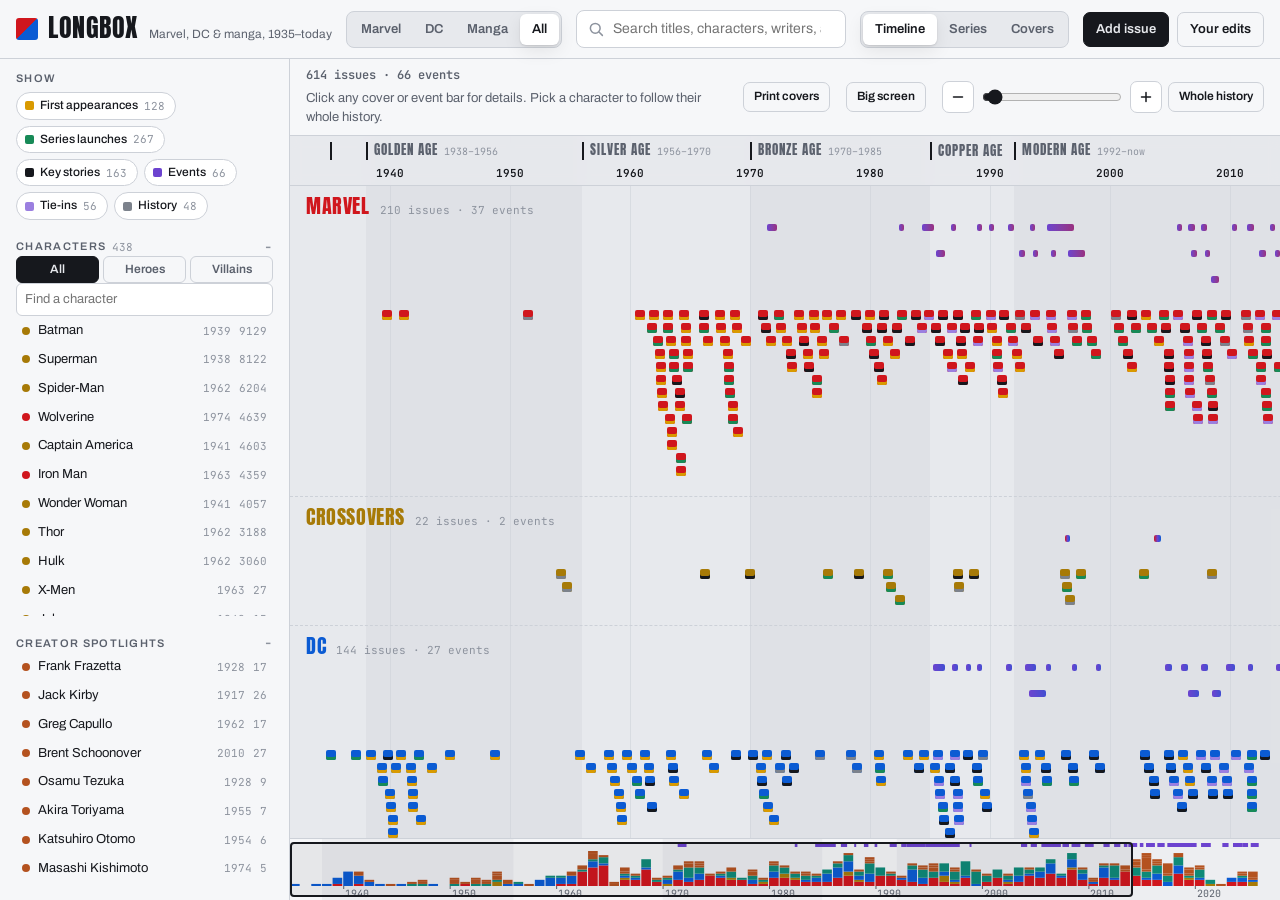
<file: index.html>
<!doctype html>
<html lang="en">
<head>
<meta charset="utf-8">
<meta name="viewport" content="width=device-width, initial-scale=1, viewport-fit=cover">
<title>Longbox Timeline</title>
<meta name="claude:viewport-fit-sides" content="cover">
<link rel="preconnect" href="https://fonts.googleapis.com">
<link rel="preconnect" href="https://fonts.gstatic.com" crossorigin>
<link rel="stylesheet" href="https://fonts.googleapis.com/css2?family=Anton&family=Archivo:wght@400;500;600;700&family=JetBrains+Mono:wght@400;600&display=swap">
<link rel="stylesheet" href="css/styles.css?v=202611252353">
</head>
<body>
<header class="top">
  <button class="icon-btn only-narrow" id="btn-side" aria-label="Show filters" aria-controls="side" aria-expanded="false">
    <svg viewBox="0 0 24 24" aria-hidden="true"><path d="M4 6h16M7 12h10M10 18h4"/></svg>
  </button>
  <div class="brand">
    <span class="brand-mark" aria-hidden="true"></span>
    <span class="brand-name">Longbox</span>
    <span class="brand-sub">Marvel, DC &amp; manga, 1935–today</span>
  </div>

  <div class="seg" role="group" aria-label="Publisher">
    <button type="button" class="seg-btn" data-pub="marvel" id="pub-marvel">Marvel</button>
    <button type="button" class="seg-btn" data-pub="dc" id="pub-dc">DC</button>
    <button type="button" class="seg-btn" data-pub="manga" id="pub-manga">Manga</button>
    <button type="button" class="seg-btn" data-pub="both" id="pub-both">All</button>
  </div>

  <div class="search">
    <svg viewBox="0 0 24 24" aria-hidden="true"><circle cx="11" cy="11" r="6.5"/><path d="M16 16l4.5 4.5"/></svg>
    <input id="q" type="search" placeholder="Search titles, characters, writers, artists" autocomplete="off" aria-label="Search">
  </div>

  <div class="seg" role="group" aria-label="View">
    <button type="button" class="seg-btn" data-view="timeline" id="view-timeline">Timeline</button>
    <button type="button" class="seg-btn" data-view="series" id="view-series">Series</button>
    <button type="button" class="seg-btn" data-view="grid" id="view-grid">Covers</button>
  </div>

  <div class="top-actions">
    <button type="button" class="btn" id="btn-add">Add issue</button>
    <button type="button" class="btn ghost" id="btn-export">Your edits</button>
  </div>
</header>

<div class="app">
  <aside class="side" id="side" aria-label="Filters">
    <section class="side-sec" id="type-sec">
      <h2 class="side-h">Show</h2>
      <div class="chips" id="type-chips"></div>
    </section>

    <details class="side-sec" open>
      <summary class="side-h">Characters <span class="side-n" id="char-n"></span></summary>
      <div class="tabs" role="group" aria-label="Character type">
        <button type="button" class="tab" data-role="all">All</button>
        <button type="button" class="tab" data-role="hero">Heroes</button>
        <button type="button" class="tab" data-role="villain">Villains</button>
      </div>
      <input class="side-filter" id="char-q" type="search" placeholder="Find a character" aria-label="Find a character">
      <ul class="list" id="char-list"></ul>
    </details>

    <details class="side-sec" open>
      <summary class="side-h">Creator spotlights</summary>
      <ul class="list" id="spot-list"></ul>
    </details>

    <details class="side-sec" open>
      <summary class="side-h">Events <span class="side-n" id="event-n"></span></summary>
      <ul class="list" id="event-list"></ul>
    </details>

    <details class="side-sec">
      <summary class="side-h">Writers &amp; artists <span class="side-n" id="creator-n"></span></summary>
      <input class="side-filter" id="creator-q" type="search" placeholder="Find a creator" aria-label="Find a creator">
      <ul class="list" id="creator-list"></ul>
    </details>

    <section class="side-sec">
      <h2 class="side-h">Your data</h2>
      <div class="d-actions">
        <button type="button" class="btn sm" id="side-add">Add issue</button>
        <button type="button" class="btn ghost sm" id="side-export">Your edits</button>
      </div>
    </section>

    <section class="side-sec side-help">
      <h2 class="side-h">Getting around</h2>
      <dl class="keys">
        <dt>Scroll</dt><dd>move through time</dd>
        <dt>Shift + scroll</dt><dd>move up and down</dd>
        <dt>Ctrl + scroll</dt><dd>zoom</dd>
        <dt>Drag</dt><dd>pan the timeline</dd>
        <dt>← → + −</dt><dd>keyboard pan and zoom</dd>
      </dl>
      <p>Dates are cover dates, which usually ran two or three months ahead of the day an issue went on sale.</p>
    </section>
  </aside>
  <div class="side-backdrop" id="side-backdrop" hidden></div>

  <main class="main">
    <div class="toolbar">
      <div class="focus" id="focus" aria-live="polite"></div>
      <div class="sv-ctl" id="sv-ctl" hidden>
        <div class="seg" role="group" aria-label="Arrange series">
          <button type="button" class="seg-btn" data-svgroup="family" id="svgroup-family">By franchise</button>
          <button type="button" class="seg-btn" data-svgroup="date" id="svgroup-date">Release order</button>
        </div>
        <button type="button" class="chip" id="sv-oneshots" aria-pressed="false"><span class="sw" style="--c:var(--muted)"></span>One-shots</button>
      </div>
      <button type="button" class="btn ghost sm" id="btn-print" title="Print or save the covers you're looking at">Print covers</button>
      <button type="button" class="btn ghost sm" id="btn-big" title="Big covers, no menus, auto-scroll (F)">Big screen</button>
      <div class="zoom" id="zoom-ctl">
        <button type="button" class="icon-btn" id="zoom-out" aria-label="Zoom out"><svg viewBox="0 0 24 24" aria-hidden="true"><path d="M6 12h12"/></svg></button>
        <input type="range" id="zoom" min="0" max="1000" value="400" aria-label="Zoom">
        <button type="button" class="icon-btn" id="zoom-in" aria-label="Zoom in"><svg viewBox="0 0 24 24" aria-hidden="true"><path d="M6 12h12M12 6v12"/></svg></button>
        <button type="button" class="btn ghost sm" id="zoom-fit">Whole history</button>
      </div>
    </div>

    <div class="stage" id="stage" tabindex="0" aria-label="Timeline"></div>

    <div class="minimap" id="minimap" aria-hidden="true">
      <canvas id="mm-canvas"></canvas>
      <div class="mm-window" id="mm-window"></div>
    </div>
  </main>

  <aside class="drawer" id="drawer" aria-label="Issue details" hidden>
    <button type="button" class="icon-btn drawer-close" id="drawer-close" aria-label="Close details"><svg viewBox="0 0 24 24" aria-hidden="true"><path d="M6 6l12 12M18 6L6 18"/></svg></button>
    <div class="drawer-body" id="drawer-body"></div>
  </aside>
</div>

<div class="modal" id="modal" hidden>
  <div class="modal-card" role="dialog" aria-modal="true" aria-labelledby="modal-title">
    <button type="button" class="icon-btn drawer-close" id="modal-close" aria-label="Close"><svg viewBox="0 0 24 24" aria-hidden="true"><path d="M6 6l12 12M18 6L6 18"/></svg></button>
    <div id="modal-body"></div>
  </div>
</div>

<div class="print-sheet" id="print-sheet" hidden>
  <div class="ps-bar">
    <div class="ps-controls">
      <label for="ps-from">Years</label>
      <input type="number" id="ps-from" inputmode="numeric">
      <span>to</span>
      <input type="number" id="ps-to" inputmode="numeric">
      <label for="ps-cols">Per row</label>
      <select id="ps-cols">
        <option value="3">3</option><option value="4">4</option><option value="5" selected>5</option><option value="6">6</option><option value="8">8</option>
      </select>
      <label class="ps-check"><input type="checkbox" id="ps-caps" checked> Titles and dates</label>
    </div>
    <span class="ps-count" id="ps-count"></span>
    <div class="ps-actions">
      <button type="button" class="btn" id="ps-print">Print or save as PDF</button>
      <button type="button" class="btn ghost" id="ps-close">Close</button>
    </div>
  </div>
  <div class="ps-page">
    <h1 class="ps-title" id="ps-title"></h1>
    <p class="ps-sub" id="ps-sub"></p>
    <div class="ps-grid" id="ps-grid"></div>
  </div>
</div>

<div class="flip" id="flip" tabindex="-1" role="dialog" aria-modal="true" aria-label="Cover viewer" hidden>
  <div class="flip-top">
    <span class="flip-pos" id="flip-pos"></span>
    <button type="button" class="flip-x" id="flip-close" aria-label="Close cover viewer"><svg viewBox="0 0 24 24" aria-hidden="true"><path d="M6 6l12 12M18 6L6 18"/></svg></button>
  </div>
  <div class="flip-stage" id="flip-stage">
    <button type="button" class="flip-nav prev" id="flip-prev" aria-label="Previous cover"><svg viewBox="0 0 24 24" aria-hidden="true"><path d="M15 5l-7 7 7 7"/></svg></button>
    <div class="flip-cover" id="flip-cover"></div>
    <button type="button" class="flip-nav next" id="flip-next" aria-label="Next cover"><svg viewBox="0 0 24 24" aria-hidden="true"><path d="M9 5l7 7-7 7"/></svg></button>
  </div>
  <div class="flip-info" id="flip-info" aria-live="polite"></div>
  <div class="flip-bar">
    <input type="range" id="flip-range" min="0" max="0" value="0" aria-label="Jump to issue">
    <button type="button" class="btn sm" id="flip-details">Details</button>
  </div>
</div>

<div class="big-bar" id="big-bar" hidden>
  <div class="big-now" id="big-now"></div>
  <div class="big-ctl">
    <button type="button" class="big-btn" id="big-play" aria-label="Auto-scroll" title="Auto-scroll (space)"><svg viewBox="0 0 24 24" aria-hidden="true"><path class="i-play" d="M8 5v14l11-7z"/><path class="i-pause" d="M7 5h4v14H7zM13 5h4v14h-4z"/></svg></button>
    <div class="seg big-speed" role="group" aria-label="Scroll speed">
      <button type="button" class="seg-btn" data-bigspeed="slow">Slow</button>
      <button type="button" class="seg-btn" data-bigspeed="med">Medium</button>
      <button type="button" class="seg-btn" data-bigspeed="fast">Fast</button>
    </div>
    <button type="button" class="big-btn" id="big-zout" aria-label="Zoom out"><svg viewBox="0 0 24 24" aria-hidden="true"><path d="M6 12h12"/></svg></button>
    <button type="button" class="big-btn" id="big-zin" aria-label="Zoom in"><svg viewBox="0 0 24 24" aria-hidden="true"><path d="M6 12h12M12 6v12"/></svg></button>
    <div class="seg big-views" role="group" aria-label="View">
      <button type="button" class="seg-btn" data-view="timeline">Timeline</button>
      <button type="button" class="seg-btn" data-view="series">Series</button>
      <button type="button" class="seg-btn" data-view="grid">Covers</button>
    </div>
    <button type="button" class="btn sm" id="big-exit">Exit big screen</button>
  </div>
</div>

<div class="tip" id="tip" hidden></div>
<div class="toast" id="toast" hidden></div>

<script src="data/marvel.js?v=202611252353"></script>
<script src="data/dc.js?v=202611252353"></script>
<script src="data/events.js?v=202611252353"></script>
<script src="data/crossovers.js?v=202611252353"></script>
<script src="data/covers.js?v=202611252353"></script>
<script src="data/series.js?v=202611252353"></script>
<script src="data/spotlights.js?v=202611252353"></script>
<script src="data/manga.js?v=202611252353"></script>
<script src="js/app.js?v=202611252353"></script>
</body>
</html>
</file>
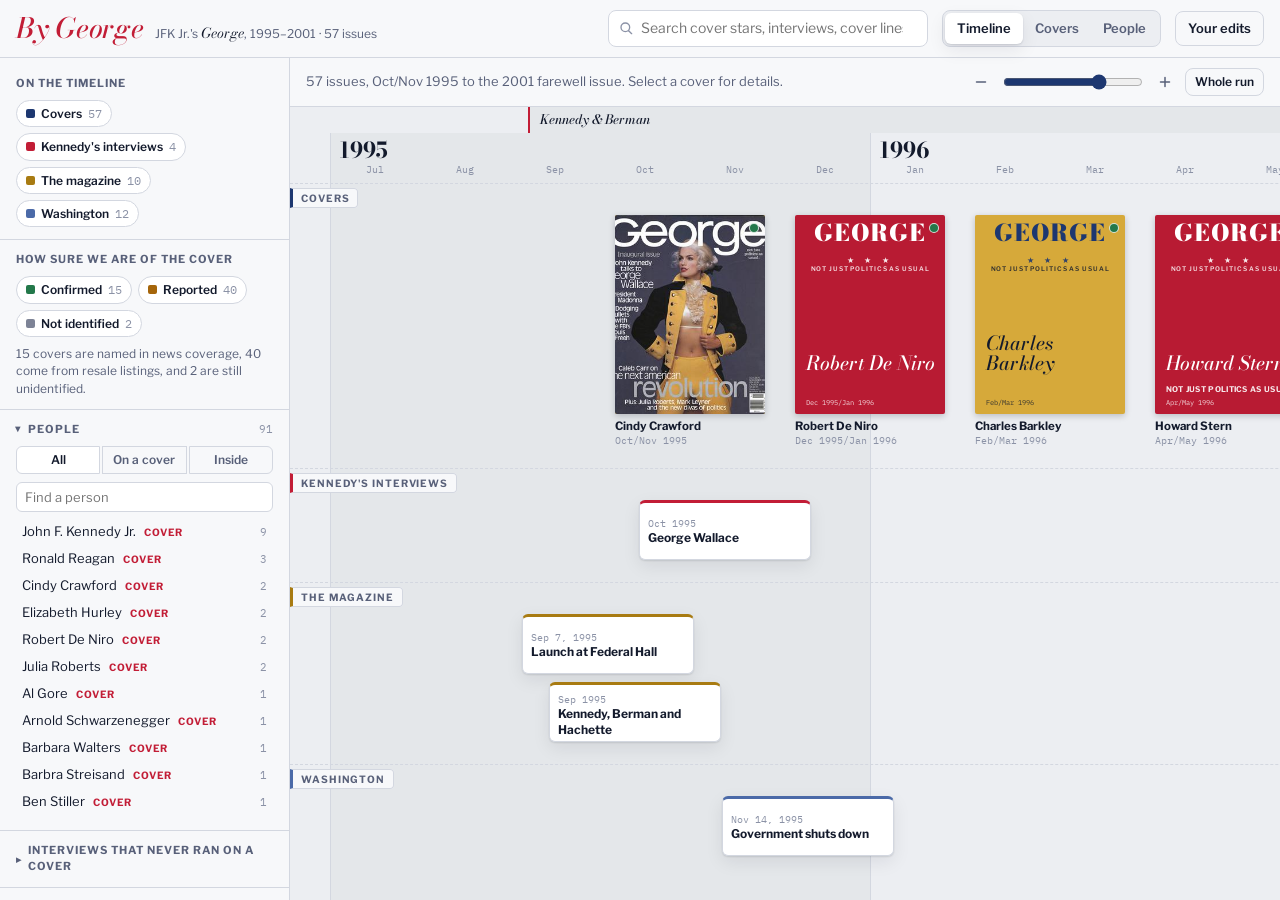
<file: george/index.html>
<!doctype html>
<html lang="en">
<head>
<meta charset="utf-8">
<meta name="viewport" content="width=device-width, initial-scale=1, viewport-fit=cover">
<title>George Magazine Timeline</title>
<meta name="claude:viewport-fit-sides" content="cover">
<link rel="preconnect" href="https://fonts.googleapis.com">
<link rel="preconnect" href="https://fonts.gstatic.com" crossorigin>
<link rel="stylesheet" href="https://fonts.googleapis.com/css2?family=Bodoni+Moda:ital,opsz,wght@0,6..96,500;0,6..96,700;0,6..96,900;1,6..96,500&family=Libre+Franklin:wght@400;500;600;700&family=IBM+Plex+Mono:wght@400;600&display=swap">
<link rel="stylesheet" href="styles.css">
</head>
<body>
<!--BODY-->
<header class="top">
  <button type="button" class="icon-btn only-narrow" id="btn-side" aria-label="Show filters" aria-controls="side" aria-expanded="false">
    <svg viewBox="0 0 24 24" aria-hidden="true"><path d="M4 6h16M7 12h10M10 18h4"/></svg>
  </button>
  <div class="brand">
    <span class="brand-name">By George</span>
    <span class="brand-sub">JFK Jr.'s <i>George</i>, 1995–2001 · 57 issues</span>
  </div>

  <div class="search">
    <svg viewBox="0 0 24 24" aria-hidden="true"><circle cx="11" cy="11" r="6.5"/><path d="M16 16l4.5 4.5"/></svg>
    <input id="q" type="search" placeholder="Search cover stars, interviews, cover lines" autocomplete="off" aria-label="Search">
  </div>

  <div class="seg" role="group" aria-label="View">
    <button type="button" class="seg-btn" data-view="timeline" id="view-timeline">Timeline</button>
    <button type="button" class="seg-btn" data-view="covers" id="view-covers">Covers</button>
    <button type="button" class="seg-btn" data-view="people" id="view-people">People</button>
  </div>

  <button type="button" class="btn ghost" id="btn-export">Your edits</button>
</header>

<div class="app">
  <aside class="side" id="side" aria-label="Filters">
    <section class="side-sec">
      <h2 class="side-h">On the timeline</h2>
      <div class="chips" id="lane-chips"></div>
    </section>

    <section class="side-sec">
      <h2 class="side-h">How sure we are of the cover</h2>
      <div class="chips" id="sure-chips"></div>
      <p class="side-note" id="sure-note"></p>
    </section>

    <details class="side-sec" open>
      <summary class="side-h">People <span class="side-n" id="people-n"></span></summary>
      <div class="tabs" role="group" aria-label="Kind of person">
        <button type="button" class="tab" data-role="all">All</button>
        <button type="button" class="tab" data-role="cover">On a cover</button>
        <button type="button" class="tab" data-role="inside">Inside</button>
      </div>
      <input class="side-filter" id="people-q" type="search" placeholder="Find a person" aria-label="Find a person">
      <ul class="list" id="people-list"></ul>
    </details>

    <details class="side-sec">
      <summary class="side-h">Interviews that never ran on a cover</summary>
      <ul class="plain" id="interview-list"></ul>
    </details>

    <details class="side-sec">
      <summary class="side-h">After 2001</summary>
      <ul class="plain" id="after-list"></ul>
    </details>

    <section class="side-sec side-help">
      <h2 class="side-h">Getting around</h2>
      <dl class="keys">
        <dt>Scroll</dt><dd>move through time</dd>
        <dt>Shift + scroll</dt><dd>move up and down</dd>
        <dt>Ctrl + scroll</dt><dd>zoom</dd>
        <dt>Drag</dt><dd>pan the timeline</dd>
        <dt>← → + −</dt><dd>keyboard pan and zoom</dd>
      </dl>
      <p>Dates are cover dates. George usually reached newsstands about a month before the date on its cover.</p>
    </section>
  </aside>
  <div class="side-backdrop" id="side-backdrop" hidden></div>

  <main class="main">
    <div class="toolbar">
      <div class="focus" id="focus" aria-live="polite"></div>
      <div class="zoom" id="zoom-ctl">
        <button type="button" class="icon-btn" id="zoom-out" aria-label="Zoom out"><svg viewBox="0 0 24 24" aria-hidden="true"><path d="M6 12h12"/></svg></button>
        <input type="range" id="zoom" min="0" max="1000" value="450" aria-label="Zoom">
        <button type="button" class="icon-btn" id="zoom-in" aria-label="Zoom in"><svg viewBox="0 0 24 24" aria-hidden="true"><path d="M6 12h12M12 6v12"/></svg></button>
        <button type="button" class="btn ghost sm" id="zoom-fit">Whole run</button>
      </div>
    </div>
    <div class="stage" id="stage" tabindex="0" aria-label="Timeline"></div>
  </main>

  <aside class="drawer" id="drawer" aria-label="Issue details" hidden>
    <button type="button" class="icon-btn drawer-close" id="drawer-close" aria-label="Close details"><svg viewBox="0 0 24 24" aria-hidden="true"><path d="M6 6l12 12M18 6L6 18"/></svg></button>
    <div class="drawer-body" id="drawer-body"></div>
  </aside>
</div>

<div class="modal" id="modal" hidden>
  <div class="modal-card" role="dialog" aria-modal="true" aria-labelledby="modal-title">
    <button type="button" class="icon-btn drawer-close" id="modal-close" aria-label="Close"><svg viewBox="0 0 24 24" aria-hidden="true"><path d="M6 6l12 12M18 6L6 18"/></svg></button>
    <div id="modal-body"></div>
  </div>
</div>

<div class="tip" id="tip" hidden></div>
<div class="toast" id="toast" hidden></div>
<!--/BODY-->
<script src="data.js"></script>
<script src="app.js"></script>
</body>
</html>
</file>
<file: css/styles.css>
/* Layout: a one-screen app. Header bar, filter sidebar on the left, a
   horizontally scrolling timeline in the middle with a minimap of the whole
   history underneath, and a detail drawer that slides in on the right. */
:root {
  --bg: #e7e9ed;
  --surface: #f6f7f9;
  --raised: #ffffff;
  --ink: #16181d;
  --muted: #5b616d;
  --faint: #8d939e;
  --line: #cdd1d8;
  --stripe: rgba(22, 24, 29, 0.035);
  --marvel: #d0161d;
  --dc: #0b5bd3;
  --cross: #a77a07;
  --spot: #b4521f;
  --manga: #0e8a77;
  --t-first: #d99a00;
  --t-launch: #178a57;
  --t-key: #16181d;
  --t-event: #6c43cf;
  --t-tiein: #9b7fe0;
  --t-milestone: #7c828c;
  --focus: #0b5bd3;
  --shadow: 0 1px 2px rgba(10, 12, 18, 0.12), 0 6px 18px rgba(10, 12, 18, 0.08);

  --f-display: "Anton", "Impact", "Haettenschweiler", "Arial Narrow Bold", sans-serif;
  --f-body: "Archivo", "Helvetica Neue", Arial, sans-serif;
  --f-mono: "JetBrains Mono", ui-monospace, "SF Mono", Menlo, Consolas, monospace;

  --side-w: 290px;
  --drawer-w: 380px;
}
@media (prefers-color-scheme: dark) {
  :root:not([data-theme="light"]) {
    --bg: #0f1116; --surface: #161920; --raised: #1d2129; --ink: #eceef2; --muted: #a2a8b4; --faint: #6d7480;
    --line: #2b303a; --stripe: rgba(236, 238, 242, 0.03);
    --marvel: #ff3d43; --dc: #3f8cff; --cross: #e3b23c; --spot: #f08a4b; --manga: #34c4ac;
    --t-first: #f2b632; --t-launch: #3cc489; --t-key: #eceef2; --t-event: #9a77ff; --t-tiein: #b9a3f5; --t-milestone: #8f96a1;
    --focus: #6fa8ff; --shadow: 0 1px 2px rgba(0, 0, 0, 0.5), 0 8px 24px rgba(0, 0, 0, 0.35);
    color-scheme: dark;
  }
}
:root[data-theme="dark"] {
  --bg: #0f1116; --surface: #161920; --raised: #1d2129; --ink: #eceef2; --muted: #a2a8b4; --faint: #6d7480;
  --line: #2b303a; --stripe: rgba(236, 238, 242, 0.03);
  --marvel: #ff3d43; --dc: #3f8cff; --cross: #e3b23c; --spot: #f08a4b; --manga: #34c4ac;
  --t-first: #f2b632; --t-launch: #3cc489; --t-key: #eceef2; --t-event: #9a77ff; --t-tiein: #b9a3f5; --t-milestone: #8f96a1;
  --focus: #6fa8ff; --shadow: 0 1px 2px rgba(0, 0, 0, 0.5), 0 8px 24px rgba(0, 0, 0, 0.35);
  color-scheme: dark;
}

* { box-sizing: border-box; }
[hidden] { display: none !important; }
html, body { height: 100%; }
body {
  margin: 0;
  background: var(--bg);
  color: var(--ink);
  font: 14px/1.45 var(--f-body);
  display: flex;
  flex-direction: column;
  overflow: hidden;
}
button { font: inherit; color: inherit; }
input { font: inherit; color: inherit; }
:focus-visible { outline: 2px solid var(--focus); outline-offset: 2px; }
svg { width: 18px; height: 18px; fill: none; stroke: currentColor; stroke-width: 2; stroke-linecap: round; }

/* ── Header ─────────────────────────────────────────────────────── */
.top {
  display: flex;
  align-items: center;
  flex-wrap: wrap;
  gap: 10px 14px;
  padding-block: 10px;
  padding-left: max(16px, env(safe-area-inset-left, 0px));
  padding-right: max(16px, env(safe-area-inset-right, 0px));
  background: var(--surface);
  border-bottom: 1px solid var(--line);
  position: relative;
  z-index: 20;
}
.brand { display: flex; align-items: baseline; gap: 10px; margin-right: auto; min-width: 0; }
.brand-mark {
  width: 22px; height: 22px; align-self: center; border-radius: 3px; flex: none;
  background: linear-gradient(135deg, var(--marvel) 0 50%, var(--dc) 50% 100%);
}
.brand-name { font: 26px/1 var(--f-display); letter-spacing: 0.02em; text-transform: uppercase; }
.brand-sub { color: var(--muted); font-size: 12px; white-space: nowrap; }

.seg { display: inline-flex; background: var(--bg); border: 1px solid var(--line); border-radius: 8px; padding: 2px; }
.seg-btn {
  border: 0; background: transparent; padding: 6px 12px; border-radius: 6px; cursor: pointer;
  font-weight: 600; font-size: 13px; color: var(--muted);
}
.seg-btn:hover { color: var(--ink); }
.seg-btn.on { background: var(--raised); color: var(--ink); box-shadow: var(--shadow); }
.seg-btn.on[data-pub="marvel"] { color: var(--marvel); }
.seg-btn.on[data-pub="dc"] { color: var(--dc); }
.seg-btn.on[data-pub="manga"] { color: var(--manga); }

.search {
  display: flex; align-items: center; gap: 8px; flex: 1 1 260px; max-width: 420px;
  background: var(--raised); border: 1px solid var(--line); border-radius: 8px; padding: 0 10px;
}
.search svg { color: var(--faint); flex: none; }
.search input { border: 0; background: transparent; padding: 8px 0; width: 100%; min-width: 0; outline: none; }
.search:focus-within { border-color: var(--focus); }

.top-actions { display: flex; gap: 8px; }
.btn {
  border: 1px solid var(--ink); background: var(--ink); color: var(--bg);
  padding: 7px 12px; border-radius: 7px; cursor: pointer; font-weight: 600; font-size: 13px; white-space: nowrap;
}
.btn.ghost { background: transparent; color: var(--ink); border-color: var(--line); }
.btn.ghost:hover { border-color: var(--ink); }
.btn.sm { padding: 5px 10px; font-size: 12px; }
.btn.danger { background: transparent; color: var(--marvel); border-color: var(--marvel); }
.icon-btn {
  display: inline-grid; place-items: center; width: 32px; height: 32px; flex: none;
  border: 1px solid var(--line); border-radius: 7px; background: var(--raised); cursor: pointer;
}
.icon-btn:hover { border-color: var(--ink); }
.only-narrow { display: none; }

/* ── App frame ──────────────────────────────────────────────────── */
.app { flex: 1; display: flex; min-height: 0; position: relative; }

.side {
  width: var(--side-w); flex: none; overflow-y: auto;
  background: var(--surface); border-right: 1px solid var(--line);
  padding-block: 14px 24px;
  padding-left: max(16px, env(safe-area-inset-left, 0px));
  padding-right: 16px;
  display: flex; flex-direction: column; gap: 18px;
}
.side-sec { display: flex; flex-direction: column; gap: 8px; }
details.side-sec > summary { list-style: none; cursor: pointer; display: flex; align-items: center; gap: 6px; }
details.side-sec > summary::-webkit-details-marker { display: none; }
details.side-sec > summary::after { content: "+"; margin-left: auto; color: var(--faint); font: 600 14px var(--f-mono); }
details.side-sec[open] > summary::after { content: "−"; }
.side-h {
  margin: 0; font: 600 11px/1 var(--f-body); letter-spacing: 0.12em; text-transform: uppercase; color: var(--muted);
}
.side-n { color: var(--faint); font: 11px var(--f-mono); letter-spacing: 0; }
.side-filter {
  border: 1px solid var(--line); background: var(--raised); border-radius: 6px; padding: 6px 8px; font-size: 13px; width: 100%;
}

.chips { display: flex; flex-wrap: wrap; gap: 6px; }
.chip {
  display: inline-flex; align-items: center; gap: 6px; cursor: pointer;
  border: 1px solid var(--line); background: var(--raised); border-radius: 999px;
  padding: 4px 10px 4px 8px; font-size: 12px; font-weight: 500;
}
.chip .sw { width: 9px; height: 9px; border-radius: 2px; background: var(--c); flex: none; }
.chip[aria-pressed="false"] { color: var(--faint); background: transparent; }
.chip[aria-pressed="false"] .sw { background: transparent; box-shadow: inset 0 0 0 1.5px var(--c); }
.chip .n { color: var(--faint); font: 11px var(--f-mono); }

.tabs { display: flex; gap: 4px; }
.tab {
  flex: 1; border: 1px solid var(--line); background: transparent; border-radius: 6px; padding: 4px 0;
  font-size: 12px; font-weight: 600; color: var(--muted); cursor: pointer;
}
.tab.on { background: var(--ink); color: var(--bg); border-color: var(--ink); }

.list { list-style: none; margin: 0; padding: 0; display: flex; flex-direction: column; max-height: 300px; overflow-y: auto; }
.list button {
  width: 100%; display: grid; grid-template-columns: 8px 1fr auto auto; align-items: center; gap: 8px;
  border: 0; background: transparent; padding: 5px 6px; border-radius: 5px; cursor: pointer; text-align: left; font-size: 13px;
}
.list button:hover { background: var(--bg); }
.list button.on { background: var(--ink); color: var(--bg); }
.list .dot { width: 8px; height: 8px; border-radius: 50%; background: var(--c, var(--faint)); }
.list .nm { overflow: hidden; text-overflow: ellipsis; white-space: nowrap; min-width: 0; }
.list .yr, .list .ct { font: 11px var(--f-mono); color: var(--faint); font-variant-numeric: tabular-nums; }
.list button.on .yr, .list button.on .ct { color: inherit; opacity: 0.7; }
.list .empty { color: var(--faint); font-size: 12px; padding: 4px 6px; }

.side-help p { margin: 0; color: var(--muted); font-size: 12px; }
.keys { margin: 0; display: grid; grid-template-columns: auto 1fr; gap: 4px 10px; font-size: 12px; }
.keys dt { font: 11px var(--f-mono); color: var(--ink); white-space: nowrap; }
.keys dd { margin: 0; color: var(--muted); }

/* ── Main column ────────────────────────────────────────────────── */
.main { flex: 1; min-width: 0; display: flex; flex-direction: column; }
.toolbar {
  display: flex; align-items: center; flex-wrap: wrap; gap: 8px 16px;
  padding-block: 8px;
  padding-left: 16px;
  padding-right: max(16px, env(safe-area-inset-right, 0px));
  border-bottom: 1px solid var(--line);
  background: var(--surface);
}
.focus { flex: 1 1 320px; min-width: 0; display: flex; flex-wrap: wrap; align-items: center; gap: 6px 10px; font-size: 13px; }
.focus .count { font: 600 12px var(--f-mono); color: var(--muted); font-variant-numeric: tabular-nums; }
.pill {
  display: inline-flex; align-items: center; gap: 6px; border-radius: 999px; padding: 3px 4px 3px 10px;
  background: var(--ink); color: var(--bg); font-size: 12px; font-weight: 600;
}
.pill button {
  border: 0; background: transparent; color: inherit; cursor: pointer; width: 18px; height: 18px; border-radius: 50%;
  display: grid; place-items: center; opacity: 0.7;
}
.pill button:hover { opacity: 1; }
.pill svg { width: 12px; height: 12px; }
.focus .story { color: var(--muted); }
.focus .story b { color: var(--ink); font-weight: 600; }
.zoom { display: flex; align-items: center; gap: 6px; }
.zoom input[type="range"] { width: 140px; accent-color: var(--ink); }

.stage { flex: 1; min-height: 0; overflow: auto; position: relative; outline: none; overscroll-behavior: contain; }
.stage.grabbing { cursor: grabbing; }
.stage.grabbing * { cursor: grabbing !important; }

/* ── Timeline canvas ────────────────────────────────────────────── */
.tl { position: relative; min-height: 100%; }
.tl-bg { position: absolute; inset: 0; pointer-events: none; z-index: 0; }
.era-stripe { position: absolute; top: 0; bottom: 0; }
.era-stripe.alt { background: var(--stripe); }
.vline { position: absolute; top: 0; bottom: 0; width: 1px; background: var(--line); opacity: 0.55; }
.vline.minor { opacity: 0.22; }

.tl-axis {
  position: sticky; top: 0; z-index: 5; height: 50px;
  background: color-mix(in srgb, var(--bg) 88%, transparent);
  backdrop-filter: blur(6px);
  border-bottom: 1px solid var(--line);
}
.era-lbl {
  position: absolute; top: 6px; height: 18px; display: flex; align-items: center; overflow: clip;
  border: 0; background: transparent; padding: 0 6px; cursor: pointer; white-space: nowrap;
  font: 13px/1 var(--f-display); letter-spacing: 0.08em; text-transform: uppercase; color: var(--muted);
  border-left: 2px solid var(--ink);
}
.era-lbl:hover { color: var(--ink); }
.era-lbl > span { position: sticky; left: 8px; display: inline-flex; align-items: baseline; }
.era-lbl small { font: 10px var(--f-mono); letter-spacing: 0; margin-left: 6px; color: var(--faint); text-transform: none; }
.yr-lbl {
  position: absolute; top: 30px; transform: translateX(-50%);
  font: 11px var(--f-mono); color: var(--muted); font-variant-numeric: tabular-nums; white-space: nowrap;
}
.yr-lbl.dec { color: var(--ink); font-weight: 600; }

.lane { position: relative; z-index: 1; border-bottom: 1px dashed var(--line); }
.lane-head {
  position: sticky; left: 0; display: inline-flex; align-items: baseline; gap: 10px;
  padding: 10px 12px 4px 16px; z-index: 3;
}
.lane-name { font: 20px/1 var(--f-display); text-transform: uppercase; letter-spacing: 0.03em; }
.lane-marvel .lane-name { color: var(--marvel); }
.lane-dc .lane-name { color: var(--dc); }
.lane-crossover .lane-name { color: var(--cross); }
.lane-manga .lane-name { color: var(--manga); }
[class*="lane-spot-"] .lane-name { color: var(--spot); }
[class*="lane-spot-"] { border-top: 2px solid var(--spot); }
.lane-count { font: 11px var(--f-mono); color: var(--faint); }
.lane-body { position: absolute; left: 0; right: 0; }

/* Event bands */
.band {
  position: absolute; height: 24px; padding: 0; border: 0; background: transparent; cursor: pointer;
  text-align: left; overflow: visible;
}
.band .bar {
  position: absolute; left: 0; top: 0; height: 7px; width: 100%; border-radius: 2px;
  background: var(--t-event);
}
.band.pub-marvel .bar { background: linear-gradient(90deg, var(--t-event), color-mix(in srgb, var(--t-event) 55%, var(--marvel))); }
.band.pub-dc .bar { background: linear-gradient(90deg, var(--t-event), color-mix(in srgb, var(--t-event) 55%, var(--dc))); }
.band.pub-crossover .bar { background: linear-gradient(90deg, var(--marvel), var(--t-event), var(--dc)); }
.band .lbl {
  position: absolute; left: 0; top: 9px; white-space: nowrap;
  font: 600 11px/1.2 var(--f-body); color: var(--ink);
}
.band:hover .bar, .band.sel .bar { box-shadow: 0 0 0 2px var(--ink); }
.band.compact .lbl { display: none; }

/* Issue cards */
.it {
  position: absolute; padding: 0; border: 0; background: transparent; cursor: pointer; text-align: left;
  transition: transform 0.12s ease;
}
.it:hover { z-index: 4; transform: translateY(-2px); }
.it.sel { z-index: 4; }
.it.sel .cv { box-shadow: 0 0 0 2px var(--bg), 0 0 0 4px var(--ink); }
.it-full { width: 92px; }
.it-full .cv { width: 92px; height: 138px; }
.it-mini .cv { width: 34px; height: 51px; }
.it-dot { width: 10px; height: 10px; border-radius: 2px; background: var(--pub); box-shadow: inset 0 -3px 0 var(--tc); }
.it-dot:hover { transform: scale(1.6); }
.pub-marvel { --pub: var(--marvel); }
.pub-dc { --pub: var(--dc); }
.pub-crossover { --pub: var(--cross); }
.pub-manga { --pub: var(--manga); }
[class*=" pub-spot-"], [class^="pub-spot-"] { --pub: var(--spot); }
.t-first { --tc: var(--t-first); }
.t-launch { --tc: var(--t-launch); }
.t-key { --tc: var(--t-key); }
.t-event { --tc: var(--t-event); }
.t-tiein { --tc: var(--t-tiein); }
.t-milestone { --tc: var(--t-milestone); }
.cap { display: flex; flex-direction: column; gap: 1px; padding-top: 5px; }
.cap b { font-size: 11px; line-height: 1.2; font-weight: 600; display: -webkit-box; -webkit-line-clamp: 2; -webkit-box-orient: vertical; overflow: hidden; }
.cap i { font: normal 10px var(--f-mono); color: var(--muted); }

/* Generated cover: publisher strip, halftone field, big issue number. */
.cv {
  position: relative; display: flex; flex-direction: column; overflow: hidden; border-radius: 3px;
  background-color: hsl(var(--h) 52% 42%);
  background-image:
    radial-gradient(circle at 30% 30%, rgba(255, 255, 255, 0.22) 0 1.3px, transparent 1.6px),
    linear-gradient(160deg, rgba(255, 255, 255, 0.14), rgba(0, 0, 0, 0.32));
  background-size: 6px 6px, 100% 100%;
  color: #fff;
  box-shadow: var(--shadow);
  border-bottom: 4px solid var(--tc);
}
.cv-brand {
  background: var(--pub); color: #fff; padding: 3px 5px 2px;
  font: 10px/1 var(--f-display); letter-spacing: 0.08em; text-transform: uppercase; white-space: nowrap; overflow: hidden;
}
.pub-crossover .cv-brand { background: linear-gradient(90deg, var(--marvel), var(--dc)); }
.cv-title {
  padding: 5px 6px 0; font: 13px/1.05 var(--f-display); text-transform: uppercase; letter-spacing: 0.01em;
  text-shadow: 0 1px 0 rgba(0, 0, 0, 0.35); overflow: hidden; display: -webkit-box; -webkit-line-clamp: 4; -webkit-box-orient: vertical;
}
.cv-num {
  margin-top: auto; padding: 0 6px 3px; font: 26px/1 var(--f-display); text-shadow: 0 2px 0 rgba(0, 0, 0, 0.35);
}
.cv-year { position: absolute; right: 5px; bottom: 6px; font: 9px var(--f-mono); opacity: 0.85; }
.cv img { position: absolute; inset: 0; width: 100%; height: 100%; object-fit: cover; }
.cv-mini .cv-brand { padding: 2px 2px 1px; font-size: 6px; letter-spacing: 0.02em; text-align: center; }
.cv-mini .cv-num { font-size: 13px; padding: 0 3px 2px; }
.t-milestone .cv { background-color: var(--raised); color: var(--ink); background-image: repeating-linear-gradient(0deg, transparent 0 7px, var(--line) 7px 8px); }
.t-milestone .cv-title, .t-milestone .cv-num { text-shadow: none; }
.t-milestone .cv-brand { background: var(--t-milestone); }
.t-event .cv { background-color: color-mix(in srgb, var(--t-event) 80%, #000); }

/* ── Series view ────────────────────────────────────────────────── */
.sv { position: relative; }
.sv-canvas { position: sticky; left: 0; top: 0; display: block; }
body[data-view="series"] #type-sec { display: none; }
.sv-ctl { display: flex; align-items: center; gap: 8px; flex-wrap: wrap; }
.sv-ctl .seg-btn { padding: 4px 10px; font-size: 12px; }
.issue-grid { display: grid; grid-template-columns: repeat(auto-fill, minmax(64px, 1fr)); gap: 10px 8px; }
.ig {
  display: flex; flex-direction: column; gap: 2px; padding: 0; border: 0; background: transparent; cursor: pointer; text-align: left; min-width: 0;
}
.ig img, .ig::before { width: 100%; aspect-ratio: 2 / 3; border-radius: 2px; object-fit: cover; background: var(--line); box-shadow: var(--shadow); }
.ig:not(:has(img))::before { content: ""; display: block; }
.ig span { font: 600 11px var(--f-body); }
.ig i { font: normal 9px var(--f-mono); color: var(--muted); }
.ig.tie img { outline: 2px solid var(--t-event); outline-offset: 1px; }
.ig.key img { outline: 3px solid var(--tc, var(--ink)); outline-offset: 1px; }
.ig:hover img { transform: translateY(-2px); }

/* ── Cover grid view ────────────────────────────────────────────── */
.grid-view {
  padding-block: 8px 40px;
  padding-left: 16px;
  padding-right: max(16px, env(safe-area-inset-right, 0px));
}
.decade { display: grid; grid-template-columns: 88px 1fr; gap: 0 20px; border-top: 1px solid var(--line); padding-top: 14px; margin-top: 14px; }
.decade-h { margin: 0; font: 34px/1 var(--f-display); position: sticky; top: 10px; align-self: start; }
.decade-h small { display: block; font: 11px var(--f-mono); color: var(--muted); margin-top: 6px; }
.years { display: flex; flex-wrap: wrap; gap: 18px 22px; min-width: 0; }
.year { display: flex; flex-direction: column; gap: 6px; min-width: 0; }
.year-h { font: 600 12px var(--f-mono); color: var(--muted); border-bottom: 2px solid var(--line); padding-bottom: 3px; }
.year-cards { display: flex; flex-wrap: wrap; gap: 14px 12px; min-width: 0; }
.year-cards .it { position: relative; }

.empty-state { padding: 60px 24px; text-align: center; color: var(--muted); }
.empty-state h3 { font: 24px var(--f-display); text-transform: uppercase; color: var(--ink); margin: 0 0 6px; }

/* ── Minimap ────────────────────────────────────────────────────── */
.minimap {
  height: 62px; flex: none; position: relative; border-top: 1px solid var(--line); background: var(--surface);
  cursor: pointer; touch-action: none;
}
.minimap canvas { position: absolute; inset: 0; width: 100%; height: 100%; }
.mm-window {
  position: absolute; top: 3px; bottom: 3px; border: 2px solid var(--ink); border-radius: 4px;
  background: color-mix(in srgb, var(--ink) 7%, transparent); pointer-events: none; min-width: 6px;
}

/* ── Drawer ─────────────────────────────────────────────────────── */
.drawer {
  width: var(--drawer-w); flex: none; overflow-y: auto; position: relative;
  background: var(--surface); border-left: 1px solid var(--line);
}
.drawer-close { position: absolute; top: 12px; right: max(12px, env(safe-area-inset-right, 0px)); z-index: 2; }
.drawer-body {
  padding-block: 18px 32px;
  padding-left: 20px;
  padding-right: max(20px, env(safe-area-inset-right, 0px));
  display: flex; flex-direction: column; gap: 16px;
}
.d-hero { display: grid; grid-template-columns: 130px 1fr; gap: 16px; align-items: start; padding-right: 36px; }
.d-hero .cv { width: 130px; height: 195px; }
.d-hero .cv-title { font-size: 17px; }
.d-hero .cv-num { font-size: 38px; }
.d-meta { display: flex; flex-direction: column; gap: 8px; min-width: 0; }
.badges { display: flex; flex-wrap: wrap; gap: 5px; }
.badge {
  font: 600 10px/1 var(--f-body); letter-spacing: 0.08em; text-transform: uppercase;
  padding: 4px 6px; border-radius: 3px; background: var(--c); color: #fff;
}
.badge.t-key { color: var(--bg); }
.d-title { margin: 0; font: 26px/1.02 var(--f-display); text-transform: uppercase; text-wrap: balance; }
.d-date { font: 12px var(--f-mono); color: var(--muted); }
.d-summary { margin: 0; font-size: 14px; line-height: 1.55; max-width: 65ch; }
.d-sec { display: flex; flex-direction: column; gap: 6px; }
.d-sec h3 { margin: 0; font: 600 11px var(--f-body); letter-spacing: 0.12em; text-transform: uppercase; color: var(--muted); }
.d-sec .missing { color: var(--faint); font-size: 13px; }
.tags { display: flex; flex-wrap: wrap; gap: 5px; }
.tag {
  border: 1px solid var(--line); background: var(--raised); border-radius: 5px; padding: 3px 8px; font-size: 12px; cursor: pointer;
}
.tag:hover { border-color: var(--ink); }
.tag .role { color: var(--muted); font: 10px var(--f-mono); margin-left: 2px; }
.tag.villain { border-left: 3px solid var(--marvel); }
.tag.hero { border-left: 3px solid var(--t-launch); }
.ev-link {
  display: flex; align-items: center; gap: 10px; width: 100%; text-align: left; cursor: pointer;
  border: 1px solid var(--line); background: var(--raised); border-radius: 6px; padding: 8px 10px;
}
.ev-link:hover { border-color: var(--ink); }
.ev-link .sw { width: 10px; align-self: stretch; border-radius: 2px; background: var(--t-event); }
.ev-link b { display: block; font-size: 13px; }
.ev-link span { font: 11px var(--f-mono); color: var(--muted); }
.reading { list-style: none; margin: 0; padding: 0; display: flex; flex-direction: column; border-left: 2px solid var(--line); }
.reading button {
  width: 100%; display: grid; grid-template-columns: 64px 1fr; gap: 8px; text-align: left; cursor: pointer;
  border: 0; background: transparent; padding: 5px 8px; border-radius: 0 5px 5px 0; font-size: 13px;
}
.reading button:hover { background: var(--bg); }
.reading .rd { font: 11px var(--f-mono); color: var(--muted); padding-top: 2px; }
.reading .rk { display: block; font-size: 11px; color: var(--muted); }
.reading .core { font-weight: 700; }
.d-actions { display: flex; flex-wrap: wrap; gap: 8px; }
.d-note { font-size: 12px; color: var(--muted); margin: 0; }

/* Forms */
.form { display: flex; flex-direction: column; gap: 10px; }
.form h2 { margin: 0; font: 24px var(--f-display); text-transform: uppercase; }
.field { display: flex; flex-direction: column; gap: 4px; }
.field label { font: 600 11px var(--f-body); letter-spacing: 0.08em; text-transform: uppercase; color: var(--muted); }
.field input, .field select, .field textarea {
  border: 1px solid var(--line); background: var(--raised); border-radius: 6px; padding: 7px 9px; font-size: 13px; width: 100%;
}
.field textarea { resize: vertical; min-height: 80px; font-family: var(--f-body); }
.field .hint { font-size: 11px; color: var(--faint); }
.row2 { display: grid; grid-template-columns: 1fr 1fr; gap: 10px; }

/* Modal */
.modal { position: fixed; inset: 0; z-index: 50; background: rgba(8, 10, 14, 0.55); display: grid; place-items: center; padding: 16px; }
.modal-card {
  position: relative; width: min(620px, 100%); max-height: calc(100% - 32px); overflow: auto;
  background: var(--surface); border-radius: 10px; box-shadow: var(--shadow); padding: 22px;
}
.modal-card textarea.code {
  width: 100%; min-height: 220px; font: 12px/1.45 var(--f-mono); border: 1px solid var(--line); border-radius: 6px;
  background: var(--raised); padding: 10px; resize: vertical;
}
.modal-card p { margin: 0; color: var(--muted); font-size: 13px; max-width: 65ch; }
.modal-card .stack { display: flex; flex-direction: column; gap: 12px; }

/* Tooltip & toast */
.tip {
  position: fixed; z-index: 60; pointer-events: none; max-width: 260px;
  background: var(--ink); color: var(--bg); border-radius: 6px; padding: 7px 9px; font-size: 12px; line-height: 1.35;
  box-shadow: var(--shadow);
}
.tip b { display: block; }
.tip span { font: 10px var(--f-mono); opacity: 0.75; }
.toast {
  position: fixed; z-index: 70; left: 50%; transform: translateX(-50%);
  bottom: calc(80px + env(safe-area-inset-bottom, 0px));
  background: var(--ink); color: var(--bg); padding: 8px 14px; border-radius: 7px; font-size: 13px; font-weight: 600;
}

/* ── Narrow screens ─────────────────────────────────────────────── */
@media (max-width: 1100px) {
  .brand-sub { display: none; }
  .drawer { position: absolute; right: 0; top: 0; bottom: 0; z-index: 30; box-shadow: var(--shadow); }
}
@media (max-width: 860px) {
  .only-narrow { display: inline-grid; }
  .side {
    position: absolute; left: 0; top: 0; bottom: 0; z-index: 40; transform: translateX(-100%);
    transition: transform 0.2s ease; box-shadow: var(--shadow); width: min(320px, 88vw);
  }
  .side.open { transform: none; }
  .side-backdrop { position: absolute; inset: 0; z-index: 35; background: rgba(8, 10, 14, 0.4); }
  .top-actions .ghost { display: none; }
  .search { order: 10; flex-basis: 100%; max-width: none; }
}
@media (max-width: 560px) {
  .drawer { width: 100%; }
  .d-hero { grid-template-columns: 96px 1fr; }
  .d-hero .cv { width: 96px; height: 144px; }
  .zoom input[type="range"] { width: 90px; }
  .decade { grid-template-columns: 1fr; }
  .decade-h { position: static; margin-bottom: 8px; }
  .top-actions { display: none; }
  .focus .story { display: none; }
  .row2 { grid-template-columns: 1fr; }
}
@media (prefers-reduced-motion: reduce) {
  * { transition: none !important; scroll-behavior: auto !important; }
}

/* ── Print sheet ────────────────────────────────────────────────── */
/* Always black on white: it previews the paper it prints to. */
.print-sheet {
  position: fixed; inset: 0; z-index: 80; overflow: auto; background: var(--bg);
  padding-bottom: env(safe-area-inset-bottom, 0px);
}
.ps-bar {
  position: sticky; top: 0; z-index: 2; display: flex; flex-wrap: wrap; align-items: center; gap: 10px 18px;
  padding-block: 10px;
  padding-left: max(16px, env(safe-area-inset-left, 0px));
  padding-right: max(16px, env(safe-area-inset-right, 0px));
  background: var(--surface); border-bottom: 1px solid var(--line);
}
.ps-controls { display: flex; flex-wrap: wrap; align-items: center; gap: 8px; font-size: 13px; }
.ps-controls label { font: 600 11px var(--f-body); letter-spacing: 0.08em; text-transform: uppercase; color: var(--muted); }
.ps-controls input[type="number"] { width: 76px; }
.ps-controls input, .ps-controls select { border: 1px solid var(--line); background: var(--raised); border-radius: 6px; padding: 5px 7px; font-size: 13px; }
.ps-controls .ps-check { display: inline-flex; align-items: center; gap: 6px; text-transform: none; letter-spacing: 0; font-size: 13px; color: var(--ink); }
.ps-count { font: 12px var(--f-mono); color: var(--muted); flex: 1 1 200px; }
.ps-actions { display: flex; gap: 8px; }
.ps-page {
  background: #fff; color: #111; margin: 20px auto; max-width: 1100px; padding: 28px;
  box-shadow: var(--shadow);
}
.ps-title { margin: 0; font: 30px/1.05 var(--f-display); text-transform: uppercase; }
.ps-sub { margin: 4px 0 18px; font: 12px var(--f-mono); color: #555; }
.ps-grid { display: grid; grid-template-columns: repeat(var(--cols, 5), minmax(0, 1fr)); gap: 14px 10px; }
.ps-card { margin: 0; break-inside: avoid; page-break-inside: avoid; min-width: 0; }
.ps-cover {
  position: relative; aspect-ratio: 2 / 3; width: 100%; max-width: 100%; overflow: hidden;
  background: hsl(var(--h) 45% 42%); border: 1px solid #ccc;
}
.ps-cover img { position: absolute; inset: 0; width: 100%; height: 100%; object-fit: cover; }
.ps-ph { position: absolute; inset: 6px; color: #fff; font: 12px/1.1 var(--f-display); text-transform: uppercase; display: flex; flex-direction: column; justify-content: space-between; }
.ps-ph b { font-size: 22px; font-weight: 400; }
.ps-card figcaption { display: flex; flex-direction: column; padding-top: 4px; font-size: 10px; line-height: 1.25; }
.ps-card figcaption b { font-weight: 600; overflow: hidden; text-overflow: ellipsis; white-space: nowrap; }
.ps-card figcaption span { font: 9px var(--f-mono); color: #555; }
.ps-grid.no-caps figcaption { display: none; }
@media (max-width: 560px) {
  .ps-page { margin: 0; padding: 16px; }
  .ps-grid { grid-template-columns: repeat(min(var(--cols, 5), 3), minmax(0, 1fr)); }
}
/* Big-screen mode */
#btn-big.on { background: var(--ink); color: var(--bg); border-color: var(--ink); }
body.big .top, body.big .side, body.big .side-backdrop, body.big .toolbar { display: none !important; }
body.big .minimap { height: 48px; }
body.big .it-full { width: 138px; }
body.big .it-full .cv { width: 138px; height: 207px; }
body.big .it-full .cv-title { font-size: 15px; }
body.big .it-full .cv-num { font-size: 34px; }
body.big .cap b { font-size: 14px; }
body.big .cap i { font-size: 12px; }
body.big .it-mini .cv { width: 52px; height: 78px; }
body.big .it-dot { width: 14px; height: 14px; }
body.big .year-cards { gap: 20px 18px; }
body.big .lane-name { font-size: 26px; }
body.big-idle .big-bar { opacity: 0; pointer-events: none; }
body.big-idle .stage { cursor: none; }
.big-bar {
  position: fixed; z-index: 60; left: 50%; translate: -50% 0;
  bottom: calc(60px + env(safe-area-inset-bottom, 0px));
  display: flex; flex-direction: column; align-items: center; gap: 8px;
  max-width: calc(100vw - 32px); transition: opacity 0.4s ease;
}
.big-bar[hidden] { display: none; }
.big-now { display: flex; align-items: baseline; gap: 12px; padding: 6px 14px; border-radius: 6px; background: rgba(8, 10, 14, 0.82); color: #eceef2; font: 13px var(--f-mono); }
.big-now:empty { display: none; }
.big-now b { font: 30px/1 var(--f-display); letter-spacing: 0.02em; }
.big-now span { color: #a2a8b4; }
.big-ctl {
  display: flex; flex-wrap: wrap; justify-content: center; align-items: center; gap: 10px;
  padding: 10px 12px; border-radius: 10px; background: var(--surface); border: 1px solid var(--line);
  box-shadow: 0 10px 30px rgba(0, 0, 0, 0.25);
}
.big-btn { width: 40px; height: 40px; display: grid; place-items: center; border-radius: 50%; border: 1px solid var(--line); background: var(--raised); color: var(--ink); cursor: pointer; }
.big-btn:hover { border-color: var(--ink); }
.big-btn svg { width: 20px; height: 20px; fill: none; stroke: currentColor; stroke-width: 2; stroke-linecap: round; }
#big-play { width: 48px; height: 48px; background: var(--ink); color: var(--bg); border-color: var(--ink); }
#big-play svg { fill: currentColor; stroke: none; }
#big-play .i-pause, #big-play.playing .i-play { display: none; }
#big-play.playing .i-pause { display: inline; }

/* Cover viewer */
.cv-open { all: unset; position: relative; display: block; cursor: zoom-in; border-radius: 4px; }
.cv-open:focus-visible { outline: 2px solid var(--ink); outline-offset: 3px; }
.cv-open::after {
  content: "Flip ›"; position: absolute; right: 5px; bottom: 5px; z-index: 2;
  font: 600 10px/1 var(--f-body); letter-spacing: 0.06em; text-transform: uppercase;
  padding: 4px 6px; border-radius: 3px; background: rgba(8, 10, 14, 0.78); color: #fff;
}
.flip {
  position: fixed; inset: 0; z-index: 70; display: grid; grid-template-rows: auto minmax(0, 1fr) auto auto; grid-template-columns: minmax(0, 1fr);
  background: #0b0d11; color: #eceef2; outline: none;
  padding: env(safe-area-inset-top, 0px) max(16px, env(safe-area-inset-right, 0px)) max(12px, env(safe-area-inset-bottom, 0px)) max(16px, env(safe-area-inset-left, 0px));
}
.flip[hidden] { display: none; }
.flip-top { display: flex; align-items: center; justify-content: space-between; padding: 10px 0 6px; }
.flip-pos { font: 13px var(--f-mono); color: #a2a8b4; }
.flip-x, .flip-nav {
  display: grid; place-items: center; border: 0; border-radius: 50%; cursor: pointer;
  background: rgba(255, 255, 255, 0.1); color: #fff;
}
.flip-x { width: 40px; height: 40px; }
.flip-x svg, .flip-nav svg { width: 22px; height: 22px; fill: none; stroke: currentColor; stroke-width: 2.2; stroke-linecap: round; stroke-linejoin: round; }
.flip-x:hover, .flip-nav:hover:not(:disabled) { background: rgba(255, 255, 255, 0.22); }
.flip-nav { width: 56px; height: 56px; flex: none; }
.flip-nav svg { width: 28px; height: 28px; }
.flip-nav:disabled { opacity: 0.2; cursor: default; }
.flip-stage { display: flex; align-items: center; justify-content: center; gap: 24px; min-height: 0; touch-action: pan-y; user-select: none; }
.flip-cover { height: 100%; max-height: 100%; aspect-ratio: 2 / 3; min-width: 0; max-width: calc(100% - 160px); display: flex; align-items: center; justify-content: center; }
.flip-cover .cv-big { width: 100%; height: auto; aspect-ratio: 2 / 3; max-height: 100%; border-radius: 6px; box-shadow: 0 12px 40px rgba(0, 0, 0, 0.5); }
.flip-cover .cv-big img { object-fit: contain; background: #000; }
.flip-cover .cv-big .cv-title { font-size: clamp(18px, 4vh, 34px); }
.flip-cover .cv-big .cv-num { font-size: clamp(40px, 10vh, 90px); }
.flip-cover .cv-big .cv-brand { font-size: 13px; }
.flip-info { text-align: center; padding: 12px 0 4px; max-width: 70ch; margin: 0 auto; }
.flip-info h2 { margin: 0; font: 28px/1.05 var(--f-display); text-transform: uppercase; text-wrap: balance; }
.flip-info h2 span { color: #a2a8b4; }
.flip-info p { margin: 6px 0 0; font-size: 14px; line-height: 1.5; color: #d4d7dd; }
.flip-sub { margin-top: 4px; font: 12px var(--f-mono); color: #a2a8b4; }
.flip-sub b { font-weight: 600; color: var(--c, #fff); }
.flip-sub .t-first { --c: var(--t-first); } .flip-sub .t-launch { --c: var(--t-launch); } .flip-sub .t-key { --c: var(--t-key); }
.flip-sub .t-tiein { --c: var(--t-tiein); } .flip-sub .t-milestone { --c: var(--t-milestone); }
.flip-bar { display: flex; align-items: center; gap: 14px; padding: 10px 0 6px; max-width: 720px; width: 100%; margin: 0 auto; }
.flip-bar input[type="range"] { flex: 1; min-width: 0; accent-color: #fff; }
@media (max-width: 720px) {
  .flip-stage { position: relative; gap: 0; }
  .flip-cover { max-width: 100%; height: auto; width: 100%; }
  .flip-nav { position: absolute; top: 50%; translate: 0 -50%; z-index: 2; width: 44px; height: 44px; background: rgba(8, 10, 14, 0.6); }
  .flip-nav.prev { left: 0; } .flip-nav.next { right: 0; }
  .flip-info h2 { font-size: 22px; }
  .flip-info p { display: -webkit-box; -webkit-line-clamp: 3; -webkit-box-orient: vertical; overflow: hidden; }
}

@media print {
  @page { margin: 10mm; }
  html, body { height: auto !important; overflow: visible !important; display: block !important; background: #fff !important; }
  body > *:not(#print-sheet) { display: none !important; }
  .print-sheet { position: static; overflow: visible; background: #fff; }
  .ps-bar { display: none !important; }
  .ps-page { margin: 0; padding: 0; max-width: none; box-shadow: none; }
  .ps-grid { grid-template-columns: repeat(var(--cols, 5), minmax(0, 1fr)) !important; }
  .ps-cover { -webkit-print-color-adjust: exact; print-color-adjust: exact; }
}
</file>
<file: george/styles.css>
/* Layout: a one-screen app. Header, filter sidebar on the left, a horizontally
   scrolling timeline (or a covers grid / people index) in the middle, and an
   issue drawer that slides in on the right. Palette: federal navy and campaign
   red on cool newsprint white, with a gold for stars and the "confirmed" mark. */
:root {
  --bg: #eceef2;
  --surface: #f7f8fa;
  --raised: #ffffff;
  --ink: #131a2c;
  --muted: #586079;
  --faint: #8b92a6;
  --line: #d3d7e0;
  --stripe: rgba(19, 26, 44, 0.035);
  --navy: #1d3770;
  --red: #c21d36;
  --gold: #a87b12;
  --paper: #f2efe8;
  --sure-confirmed: #23784a;
  --sure-reported: #a5650a;
  --sure-unknown: #7d8396;
  --lane-issue: #1d3770;
  --lane-inside: #c21d36;
  --lane-mag: #a87b12;
  --lane-dc: #4b6aa8;
  --focus: #1d3770;
  --shadow: 0 1px 2px rgba(12, 18, 34, 0.12), 0 6px 18px rgba(12, 18, 34, 0.08);

  --f-display: "Bodoni Moda", "Didot", "Bodoni 72", "Times New Roman", serif;
  --f-body: "Libre Franklin", "Franklin Gothic Book", "Helvetica Neue", Arial, sans-serif;
  --f-mono: "IBM Plex Mono", ui-monospace, "SF Mono", Menlo, Consolas, monospace;

  --side-w: 290px;
  --drawer-w: 400px;
}
@media (prefers-color-scheme: dark) {
  :root:not([data-theme="light"]) {
    --bg: #0c1120; --surface: #121829; --raised: #1a2236; --ink: #e8ebf3; --muted: #a2a9bd; --faint: #6c7489;
    --line: #283149; --stripe: rgba(232, 235, 243, 0.03);
    --navy: #8aa8ff; --red: #ff5a70; --gold: #e3b94e; --paper: #e9e5dc;
    --sure-confirmed: #4cc485; --sure-reported: #eaa23a; --sure-unknown: #8d94a8;
    --lane-issue: #8aa8ff; --lane-inside: #ff5a70; --lane-mag: #e3b94e; --lane-dc: #7f95c4;
    --focus: #8aa8ff; --shadow: 0 1px 2px rgba(0, 0, 0, 0.5), 0 8px 24px rgba(0, 0, 0, 0.35);
    color-scheme: dark;
  }
}
:root[data-theme="dark"] {
  --bg: #0c1120; --surface: #121829; --raised: #1a2236; --ink: #e8ebf3; --muted: #a2a9bd; --faint: #6c7489;
  --line: #283149; --stripe: rgba(232, 235, 243, 0.03);
  --navy: #8aa8ff; --red: #ff5a70; --gold: #e3b94e; --paper: #e9e5dc;
  --sure-confirmed: #4cc485; --sure-reported: #eaa23a; --sure-unknown: #8d94a8;
  --lane-issue: #8aa8ff; --lane-inside: #ff5a70; --lane-mag: #e3b94e; --lane-dc: #7f95c4;
  --focus: #8aa8ff; --shadow: 0 1px 2px rgba(0, 0, 0, 0.5), 0 8px 24px rgba(0, 0, 0, 0.35);
  color-scheme: dark;
}

* { box-sizing: border-box; }
[hidden] { display: none !important; }
html, body { height: 100%; }
body {
  margin: 0;
  background: var(--bg);
  color: var(--ink);
  font: 14px/1.45 var(--f-body);
  display: flex;
  flex-direction: column;
  overflow: hidden;
}
button, input, textarea { font: inherit; color: inherit; }
:focus-visible { outline: 2px solid var(--focus); outline-offset: 2px; }
svg { width: 18px; height: 18px; fill: none; stroke: currentColor; stroke-width: 2; stroke-linecap: round; }
a { color: var(--navy); }

/* ── Header ─────────────────────────────────────────────────────── */
.top {
  display: flex; align-items: center; flex-wrap: wrap; gap: 10px 14px;
  padding-block: 10px;
  padding-left: max(16px, env(safe-area-inset-left, 0px));
  padding-right: max(16px, env(safe-area-inset-right, 0px));
  background: var(--surface);
  border-bottom: 1px solid var(--line);
  position: relative; z-index: 20;
}
.brand { display: flex; align-items: baseline; gap: 12px; margin-right: auto; min-width: 0; }
.brand-name {
  font: italic 500 28px/1 var(--f-display); letter-spacing: -0.01em; color: var(--red);
}
.brand-sub { color: var(--muted); font-size: 12px; white-space: nowrap; overflow: hidden; text-overflow: ellipsis; }
.brand-sub i { font-family: var(--f-display); font-size: 14px; color: var(--ink); }

.seg { display: inline-flex; background: var(--bg); border: 1px solid var(--line); border-radius: 8px; padding: 2px; }
.seg-btn {
  border: 0; background: transparent; padding: 6px 12px; border-radius: 6px; cursor: pointer;
  font-weight: 600; font-size: 13px; color: var(--muted);
}
.seg-btn:hover { color: var(--ink); }
.seg-btn.on { background: var(--raised); color: var(--ink); box-shadow: var(--shadow); }

.search { position: relative; flex: 0 1 320px; min-width: 160px; }
.search svg { position: absolute; left: 10px; top: 50%; transform: translateY(-50%); color: var(--faint); width: 16px; height: 16px; }
.search input {
  width: 100%; padding: 7px 10px 7px 32px; border: 1px solid var(--line); border-radius: 8px;
  background: var(--raised);
}

.btn {
  border: 1px solid var(--navy); background: var(--navy); color: var(--raised); padding: 7px 12px;
  border-radius: 8px; cursor: pointer; font-weight: 600; font-size: 13px; white-space: nowrap;
}
.btn:hover { filter: brightness(1.08); }
.btn.ghost { background: transparent; color: var(--ink); border-color: var(--line); }
.btn.ghost:hover { border-color: var(--muted); filter: none; }
.btn.sm { padding: 4px 9px; font-size: 12px; }
.btn.danger { background: transparent; color: var(--red); border-color: var(--red); }
.icon-btn {
  border: 1px solid transparent; background: transparent; width: 32px; height: 32px; border-radius: 8px;
  display: inline-grid; place-items: center; cursor: pointer; color: var(--muted); flex: none;
}
.icon-btn:hover { background: var(--bg); color: var(--ink); }
.only-narrow { display: none; }

/* ── App frame ──────────────────────────────────────────────────── */
.app { flex: 1; display: flex; min-height: 0; position: relative; }
.side {
  width: var(--side-w); flex: none; overflow-y: auto; background: var(--surface);
  border-right: 1px solid var(--line); padding: 6px 0 24px;
  padding-left: env(safe-area-inset-left, 0px);
}
.side-sec { padding: 12px 16px; border-bottom: 1px solid var(--line); }
.side-h {
  margin: 0 0 8px; font-size: 11px; font-weight: 700; letter-spacing: 0.09em; text-transform: uppercase;
  color: var(--muted); cursor: default; display: flex; align-items: center; gap: 6px;
}
summary.side-h { cursor: pointer; list-style: none; margin: 0; }
summary.side-h::-webkit-details-marker { display: none; }
summary.side-h::before { content: "▸"; font-size: 10px; transition: transform .15s; }
details[open] > summary.side-h { margin-bottom: 8px; }
details[open] > summary.side-h::before { transform: rotate(90deg); }
.side-n { margin-left: auto; font-family: var(--f-mono); font-weight: 400; color: var(--faint); letter-spacing: 0; }
.side-note { margin: 8px 0 0; font-size: 12px; color: var(--muted); }

.chips { display: flex; flex-wrap: wrap; gap: 6px; }
.chip {
  display: inline-flex; align-items: center; gap: 6px; padding: 4px 9px; border-radius: 999px;
  border: 1px solid var(--line); background: var(--raised); cursor: pointer; font-size: 12px; font-weight: 600;
  color: var(--ink);
}
.chip[aria-pressed="false"] { color: var(--faint); background: transparent; }
.chip[aria-pressed="false"] .sw { opacity: .3; }
.chip .n { font-family: var(--f-mono); font-weight: 400; color: var(--faint); }
.sw { width: 9px; height: 9px; border-radius: 2px; background: var(--c); flex: none; }

.tabs { display: flex; gap: 2px; margin-bottom: 8px; }
.tab {
  flex: 1; border: 1px solid var(--line); background: transparent; padding: 4px 6px; font-size: 12px;
  cursor: pointer; color: var(--muted); font-weight: 600;
}
.tab:first-child { border-radius: 6px 0 0 6px; }
.tab:last-child { border-radius: 0 6px 6px 0; }
.tab.on { background: var(--raised); color: var(--ink); }
.side-filter {
  width: 100%; padding: 5px 8px; border: 1px solid var(--line); border-radius: 6px; background: var(--raised);
  margin-bottom: 6px; font-size: 13px;
}
.list { list-style: none; margin: 0; padding: 0; max-height: 300px; overflow-y: auto; }
.list button {
  width: 100%; display: flex; align-items: baseline; gap: 8px; text-align: left; border: 0; background: transparent;
  padding: 4px 6px; border-radius: 5px; cursor: pointer; font-size: 13px;
}
.list button:hover { background: var(--bg); }
.list button.on { background: var(--navy); color: var(--raised); }
.list button.on .n { color: inherit; opacity: .8; }
.list .n { margin-left: auto; font-family: var(--f-mono); font-size: 11px; color: var(--faint); }
.list .role { font-size: 10px; letter-spacing: .06em; text-transform: uppercase; color: var(--red); font-weight: 700; }
.list button.on .role { color: inherit; }
.plain { list-style: none; margin: 0; padding: 0; display: grid; gap: 10px; font-size: 12.5px; color: var(--muted); }
.plain b { color: var(--ink); display: block; font-size: 13px; }
.plain .when { font-family: var(--f-mono); font-size: 11px; color: var(--faint); }
.keys { display: grid; grid-template-columns: auto 1fr; gap: 3px 10px; margin: 0 0 8px; font-size: 12px; }
.keys dt { font-family: var(--f-mono); font-size: 11px; color: var(--ink); }
.keys dd { margin: 0; color: var(--muted); }
.side-help p { font-size: 12px; color: var(--muted); margin: 0; }
.side-backdrop { display: none; }

.main { flex: 1; min-width: 0; display: flex; flex-direction: column; }
.toolbar {
  display: flex; align-items: center; gap: 12px; flex-wrap: wrap; padding: 8px 16px;
  border-bottom: 1px solid var(--line); background: var(--surface); min-height: 48px;
}
.focus { margin-right: auto; display: flex; flex-wrap: wrap; align-items: center; gap: 6px; font-size: 13px; color: var(--muted); min-width: 0; }
.focus .pill {
  display: inline-flex; align-items: center; gap: 6px; padding: 3px 4px 3px 10px; border-radius: 999px;
  background: var(--navy); color: var(--raised); font-weight: 600; font-size: 12px;
}
.focus .pill button { border: 0; background: transparent; color: inherit; cursor: pointer; width: 20px; height: 20px; border-radius: 50%; display: grid; place-items: center; }
.focus .pill svg { width: 12px; height: 12px; }
.zoom { display: flex; align-items: center; gap: 4px; }
.zoom input { width: 140px; accent-color: var(--navy); }

.stage { flex: 1; min-height: 0; overflow: auto; position: relative; outline: none; cursor: grab; }
.stage.dragging { cursor: grabbing; user-select: none; }
.stage.flow { cursor: auto; }

/* ── Timeline ───────────────────────────────────────────────────── */
.tl { position: relative; }
.era {
  position: absolute; top: 0; height: 26px; display: flex; align-items: center; padding: 0 10px;
  font: italic 500 13px/1 var(--f-display); color: var(--ink); white-space: nowrap; overflow: hidden;
  border-left: 2px solid var(--red); background: var(--stripe);
}
.year-band { position: absolute; top: 26px; bottom: 0; border-left: 1px solid var(--line); }
.year-band.odd { background: var(--stripe); }
.year-label {
  position: sticky; left: 0; display: inline-block; padding: 6px 8px; font: 700 22px/1 var(--f-display);
  color: var(--ink);
}
.month-tick { position: absolute; top: 58px; font: 10px/1 var(--f-mono); color: var(--faint); transform: translateX(-50%); }
.lane-label {
  position: absolute; left: 0; padding: 3px 8px; font-size: 10px; font-weight: 700; letter-spacing: .09em;
  text-transform: uppercase; color: var(--muted); background: var(--surface); border: 1px solid var(--line);
  border-left: 3px solid var(--c); border-radius: 0 4px 4px 0; z-index: 5; position: sticky;
}
.lane-head { position: absolute; left: 0; right: 0; height: 22px; pointer-events: none; z-index: 5; }
.lane-head .lane-label { pointer-events: auto; }
.lane-rule { position: absolute; left: 0; right: 0; border-top: 1px dashed var(--line); }
.today-line { position: absolute; top: 26px; bottom: 0; width: 0; border-left: 2px solid var(--red); opacity: .55; }
.today-line span {
  position: absolute; top: 40px; left: 4px; font: 600 10px/1.2 var(--f-mono); color: var(--red); white-space: nowrap;
  background: var(--bg); padding: 2px 4px;
}

.tl-issue { position: absolute; cursor: pointer; border: 0; padding: 0; background: transparent; text-align: left; }
.tl-issue .cap { margin-top: 5px; font-size: 11.5px; line-height: 1.25; }
.tl-issue .cap b { display: block; font-weight: 700; overflow: hidden; text-overflow: ellipsis; white-space: nowrap; }
.tl-issue .cap span { font-family: var(--f-mono); font-size: 10px; color: var(--faint); }
.tl-issue:hover .cv, .tl-issue:focus-visible .cv { transform: translateY(-3px); box-shadow: 0 10px 24px rgba(12, 18, 34, .25); }
.tl-mark { position: absolute; height: 10px; border-radius: 2px; background: var(--lane-issue); cursor: pointer; border: 0; padding: 0; }

.ev {
  position: absolute; cursor: pointer; text-align: left; padding: 6px 8px 7px; border-radius: 6px;
  background: var(--raised); border: 1px solid var(--line); border-top: 3px solid var(--c);
  box-shadow: var(--shadow); font-size: 12px; line-height: 1.3; overflow: hidden;
}
.ev:hover { border-color: var(--c); }
.ev b { display: block; font-size: 12px; }
.ev .when { font-family: var(--f-mono); font-size: 10px; color: var(--faint); }
.ev.dot { padding: 0; width: 12px; height: 12px; border-radius: 50%; background: var(--c); border: 2px solid var(--raised); }
.ev-pin { position: absolute; width: 0; border-left: 1px solid var(--c); opacity: .5; pointer-events: none; }

[aria-current="true"] .cv, .ev[aria-current="true"], .tl-mark[aria-current="true"] { outline: 3px solid var(--gold); outline-offset: 2px; }
.onsale { display: flex; gap: 12px; align-items: flex-start; border: 0; background: transparent; padding: 0; cursor: pointer; text-align: left; }
.onsale .meta { font-size: 12px; } .onsale .meta b { display: block; font-size: 14px; } .onsale .meta .d { font-family: var(--f-mono); font-size: 11px; color: var(--faint); }
.dim { opacity: .16; filter: grayscale(1); }
.hit .cv { outline: 3px solid var(--red); outline-offset: 2px; }
.ev.hit { outline: 2px solid var(--red); }

/* ── Drawn cover ────────────────────────────────────────────────── */
/* Sized by --w; every measurement inside is a fraction of it. */
.cv {
  --w: 120px;
  width: var(--w); aspect-ratio: 8 / 10.6; position: relative; overflow: hidden; flex: none;
  border-radius: 2px; box-shadow: 0 2px 6px rgba(12, 18, 34, .22); transition: transform .15s, box-shadow .15s;
  background: var(--cv-bg); color: var(--cv-ink); font-size: calc(var(--w) / 10);
  max-width: 100%;
}
.cv img { position: absolute; inset: 0; width: 100%; height: 100%; object-fit: cover; display: block; }
.cv .mast {
  position: absolute; left: 6%; right: 6%; top: 3%; text-align: center;
  font: 900 1.55em/1 var(--f-display); letter-spacing: .03em; color: var(--cv-mast); white-space: nowrap;
}
.cv .stars { position: absolute; left: 0; right: 0; top: 20%; text-align: center; font-size: .55em; letter-spacing: .5em; color: var(--cv-mast); opacity: .9; }
.cv .tag { position: absolute; left: 0; right: 0; top: 25.5%; text-align: center; font: 600 .42em/1 var(--f-body); letter-spacing: .14em; text-transform: uppercase; opacity: .85; }
.cv .who {
  position: absolute; left: 7%; right: 7%; bottom: 20%; font: italic 500 1.3em/1.02 var(--f-display);
  text-wrap: balance;
}
.cv .line { position: absolute; left: 7%; right: 7%; bottom: 10%; font: 700 .52em/1.15 var(--f-body); text-transform: uppercase; letter-spacing: .04em; opacity: .9; }
.cv .date { position: absolute; left: 7%; bottom: 3.5%; font: .45em/1 var(--f-mono); opacity: .8; }
.cv .q { position: absolute; inset: 36% 0 auto; text-align: center; font: 900 2.6em/1 var(--f-display); opacity: .28; }
.cv.mini .stars, .cv.mini .tag, .cv.mini .line, .cv.mini .date, .cv.mini .who { display: none; }
.cv.mini .q { top: 40%; }
.cv.tiny > :not(img) { display: none; }
.cv .sure-dot { position: absolute; top: 4%; right: 4%; width: .7em; height: .7em; min-width: 6px; min-height: 6px; border-radius: 50%; background: var(--s); border: 1px solid rgba(255,255,255,.8); }
.cv.has-img .sure-dot { display: block; }
.cv-navy { --cv-bg: #1d3770; --cv-ink: #ffffff; --cv-mast: #ffffff; }
.cv-red { --cv-bg: #b81b33; --cv-ink: #ffffff; --cv-mast: #ffffff; }
.cv-paper { --cv-bg: #f2efe8; --cv-ink: #131a2c; --cv-mast: #b81b33; }
.cv-black { --cv-bg: #15161a; --cv-ink: #f4f1ea; --cv-mast: #d9b04a; }
.cv-gold { --cv-bg: #d6a93a; --cv-ink: #131a2c; --cv-mast: #1d3770; }
.cv-sky { --cv-bg: #c9d6ea; --cv-ink: #131a2c; --cv-mast: #b81b33; }

/* ── Covers grid ────────────────────────────────────────────────── */
.flow-wrap { padding: 18px 20px 40px; max-width: 1400px; }
.yr { margin-bottom: 28px; }
.yr-h { display: flex; align-items: baseline; gap: 12px; margin: 0 0 12px; border-bottom: 1px solid var(--line); padding-bottom: 6px; }
.yr-h h2 { margin: 0; font: 900 34px/1 var(--f-display); }
.yr-h span { color: var(--muted); font-size: 13px; }
.grid { display: grid; grid-template-columns: repeat(auto-fill, minmax(140px, 1fr)); gap: 18px 16px; }
.card { border: 0; background: transparent; padding: 0; text-align: left; cursor: pointer; display: flex; flex-direction: column; gap: 6px; min-width: 0; }
.card .cv { --w: 100%; width: 100%; font-size: clamp(11px, 1.4vw, 16px); }
.card:hover .cv, .card:focus-visible .cv { transform: translateY(-3px); box-shadow: 0 10px 24px rgba(12, 18, 34, .25); }
.card .meta { font-size: 12px; line-height: 1.3; min-width: 0; }
.card .meta b { display: block; font-size: 13px; }
.card .meta .d { font-family: var(--f-mono); font-size: 11px; color: var(--faint); }
.badge {
  display: inline-flex; align-items: center; gap: 5px; font-size: 10.5px; font-weight: 700; letter-spacing: .05em;
  text-transform: uppercase; color: var(--s);
}
.badge::before { content: ""; width: 7px; height: 7px; border-radius: 50%; background: var(--s); }
.empty { padding: 40px 20px; color: var(--muted); text-align: center; }

/* ── People ─────────────────────────────────────────────────────── */
.ppl { display: grid; grid-template-columns: repeat(auto-fill, minmax(260px, 1fr)); gap: 12px; }
.person {
  background: var(--raised); border: 1px solid var(--line); border-radius: 8px; padding: 12px; display: flex;
  flex-direction: column; gap: 8px; min-width: 0;
}
.person h3 { margin: 0; font: 700 18px/1.15 var(--f-display); }
.person .roles { display: flex; gap: 6px; flex-wrap: wrap; }
.person .role { font-size: 10px; font-weight: 700; letter-spacing: .08em; text-transform: uppercase; padding: 2px 6px; border-radius: 3px; background: var(--bg); color: var(--muted); }
.person .role.cover { background: var(--red); color: #fff; }
.person .strip { display: flex; gap: 8px; flex-wrap: wrap; }
.person .strip button { border: 0; padding: 0; background: transparent; cursor: pointer; }
.person .strip .cv { --w: 54px; }
.person p { margin: 0; font-size: 12.5px; color: var(--muted); }

/* ── Drawer ─────────────────────────────────────────────────────── */
.drawer {
  width: var(--drawer-w); flex: none; background: var(--surface); border-left: 1px solid var(--line);
  overflow-y: auto; position: relative; padding-right: env(safe-area-inset-right, 0px);
}
.drawer-close { position: absolute; top: 10px; right: max(10px, env(safe-area-inset-right, 0px)); z-index: 2; }
.drawer-body { padding: 18px 20px 40px; display: flex; flex-direction: column; gap: 14px; }
.d-cover { display: flex; gap: 14px; align-items: flex-start; }
.d-cover .cv { --w: 150px; }
.d-head { min-width: 0; padding-right: 30px; }
.d-head .d { font-family: var(--f-mono); font-size: 12px; color: var(--muted); }
.d-head h2 { margin: 4px 0 6px; font: 900 26px/1.05 var(--f-display); text-wrap: balance; }
.d-head .concept { margin: 0; font-style: italic; color: var(--muted); font-size: 13px; }
.d-sec h3 { margin: 0 0 6px; font-size: 11px; font-weight: 700; letter-spacing: .09em; text-transform: uppercase; color: var(--muted); }
.d-sec p { margin: 0; max-width: 62ch; }
.d-sec ul { margin: 0; padding-left: 18px; display: grid; gap: 4px; }
.d-sec .k { font-size: 10px; font-weight: 700; letter-spacing: .07em; text-transform: uppercase; color: var(--red); margin-right: 4px; }
.lines { display: flex; flex-wrap: wrap; gap: 6px; }
.lines span { font: 600 11px/1.2 var(--f-body); text-transform: uppercase; letter-spacing: .05em; padding: 4px 7px; border: 1px solid var(--line); border-radius: 3px; background: var(--raised); }
.d-sources a { font-size: 12.5px; }
.sure-box { border: 1px solid var(--line); border-left: 4px solid var(--s); border-radius: 6px; padding: 8px 10px; background: var(--raised); font-size: 12.5px; }
.sure-box b { color: var(--s); }
.d-actions { display: flex; flex-wrap: wrap; gap: 8px; }
.d-nav { display: flex; justify-content: space-between; gap: 8px; border-top: 1px solid var(--line); padding-top: 12px; }
.find { display: grid; gap: 8px; border: 1px dashed var(--line); border-radius: 8px; padding: 10px; }
.find p { margin: 0; font-size: 12.5px; color: var(--muted); }
.find label { font-size: 12px; font-weight: 600; }
.find .row { display: flex; gap: 6px; }
.find input[type="url"] { flex: 1; min-width: 0; padding: 5px 8px; border: 1px solid var(--line); border-radius: 6px; background: var(--raised); font-size: 13px; }
.drop { border: 2px dashed var(--line); border-radius: 8px; padding: 12px; text-align: center; font-size: 12.5px; color: var(--muted); cursor: pointer; }
.drop.over { border-color: var(--navy); color: var(--ink); background: var(--raised); }

.form { display: grid; gap: 10px; }
.form label { display: grid; gap: 4px; font-size: 12px; font-weight: 600; color: var(--muted); }
.form input, .form textarea, .form select { padding: 6px 8px; border: 1px solid var(--line); border-radius: 6px; background: var(--raised); font-size: 13px; font-weight: 400; color: var(--ink); }
.form textarea { min-height: 70px; resize: vertical; }

/* ── Modal, tooltip, toast ──────────────────────────────────────── */
.modal { position: fixed; inset: 0; background: rgba(8, 12, 24, .55); display: grid; place-items: center; z-index: 50; padding: 16px; }
.modal-card { background: var(--surface); border-radius: 10px; width: min(640px, 100%); max-height: 90%; overflow-y: auto; padding: 22px; position: relative; box-shadow: var(--shadow); }
.modal-card h2 { margin: 0 0 6px; font: 900 24px/1.1 var(--f-display); }
.modal-card p { color: var(--muted); margin: 0 0 12px; }
.modal-card textarea { width: 100%; min-height: 220px; font: 12px/1.4 var(--f-mono); padding: 10px; border: 1px solid var(--line); border-radius: 6px; background: var(--raised); }
.modal-card .d-actions { margin-top: 10px; }
.confirm { margin-top: 10px; padding: 10px; border: 1px solid var(--red); border-radius: 6px; display: flex; flex-wrap: wrap; gap: 8px; align-items: center; font-size: 13px; }
.tip { position: fixed; z-index: 60; pointer-events: none; background: var(--ink); color: var(--surface); padding: 6px 9px; border-radius: 6px; font-size: 12px; max-width: 260px; }
.toast {
  position: fixed; left: 50%; bottom: calc(20px + env(safe-area-inset-bottom, 0px)); transform: translateX(-50%); z-index: 70;
  background: var(--ink); color: var(--surface); padding: 9px 14px; border-radius: 8px; font-size: 13px; font-weight: 600; box-shadow: var(--shadow);
}

/* ── Narrow screens ─────────────────────────────────────────────── */
@media (max-width: 1100px) {
  .drawer { position: absolute; right: 0; top: 0; bottom: 0; z-index: 30; box-shadow: var(--shadow); max-width: 100%; }
}
@media (max-width: 860px) {
  .only-narrow { display: inline-grid; }
  .side { position: absolute; left: 0; top: 0; bottom: 0; z-index: 40; transform: translateX(-102%); transition: transform .2s; box-shadow: var(--shadow); max-width: 88%; }
  .side.open { transform: none; }
  .side-backdrop { display: block; position: absolute; inset: 0; z-index: 35; background: rgba(8, 12, 24, .4); }
  .brand-sub { display: none; }
  .search { order: 5; flex: 1 1 100%; }
  .drawer { width: 100%; }
  .zoom input { width: 90px; }
}
@media (max-width: 480px) {
  .seg-btn { padding: 6px 9px; }
  .grid { grid-template-columns: repeat(auto-fill, minmax(104px, 1fr)); gap: 14px 10px; }
  .d-cover { flex-direction: column; }
  .d-head { padding-right: 0; }
  .flow-wrap { padding-left: 16px; padding-right: 16px; }
}
@media (prefers-reduced-motion: reduce) {
  * { transition: none !important; scroll-behavior: auto !important; }
}
</file>
